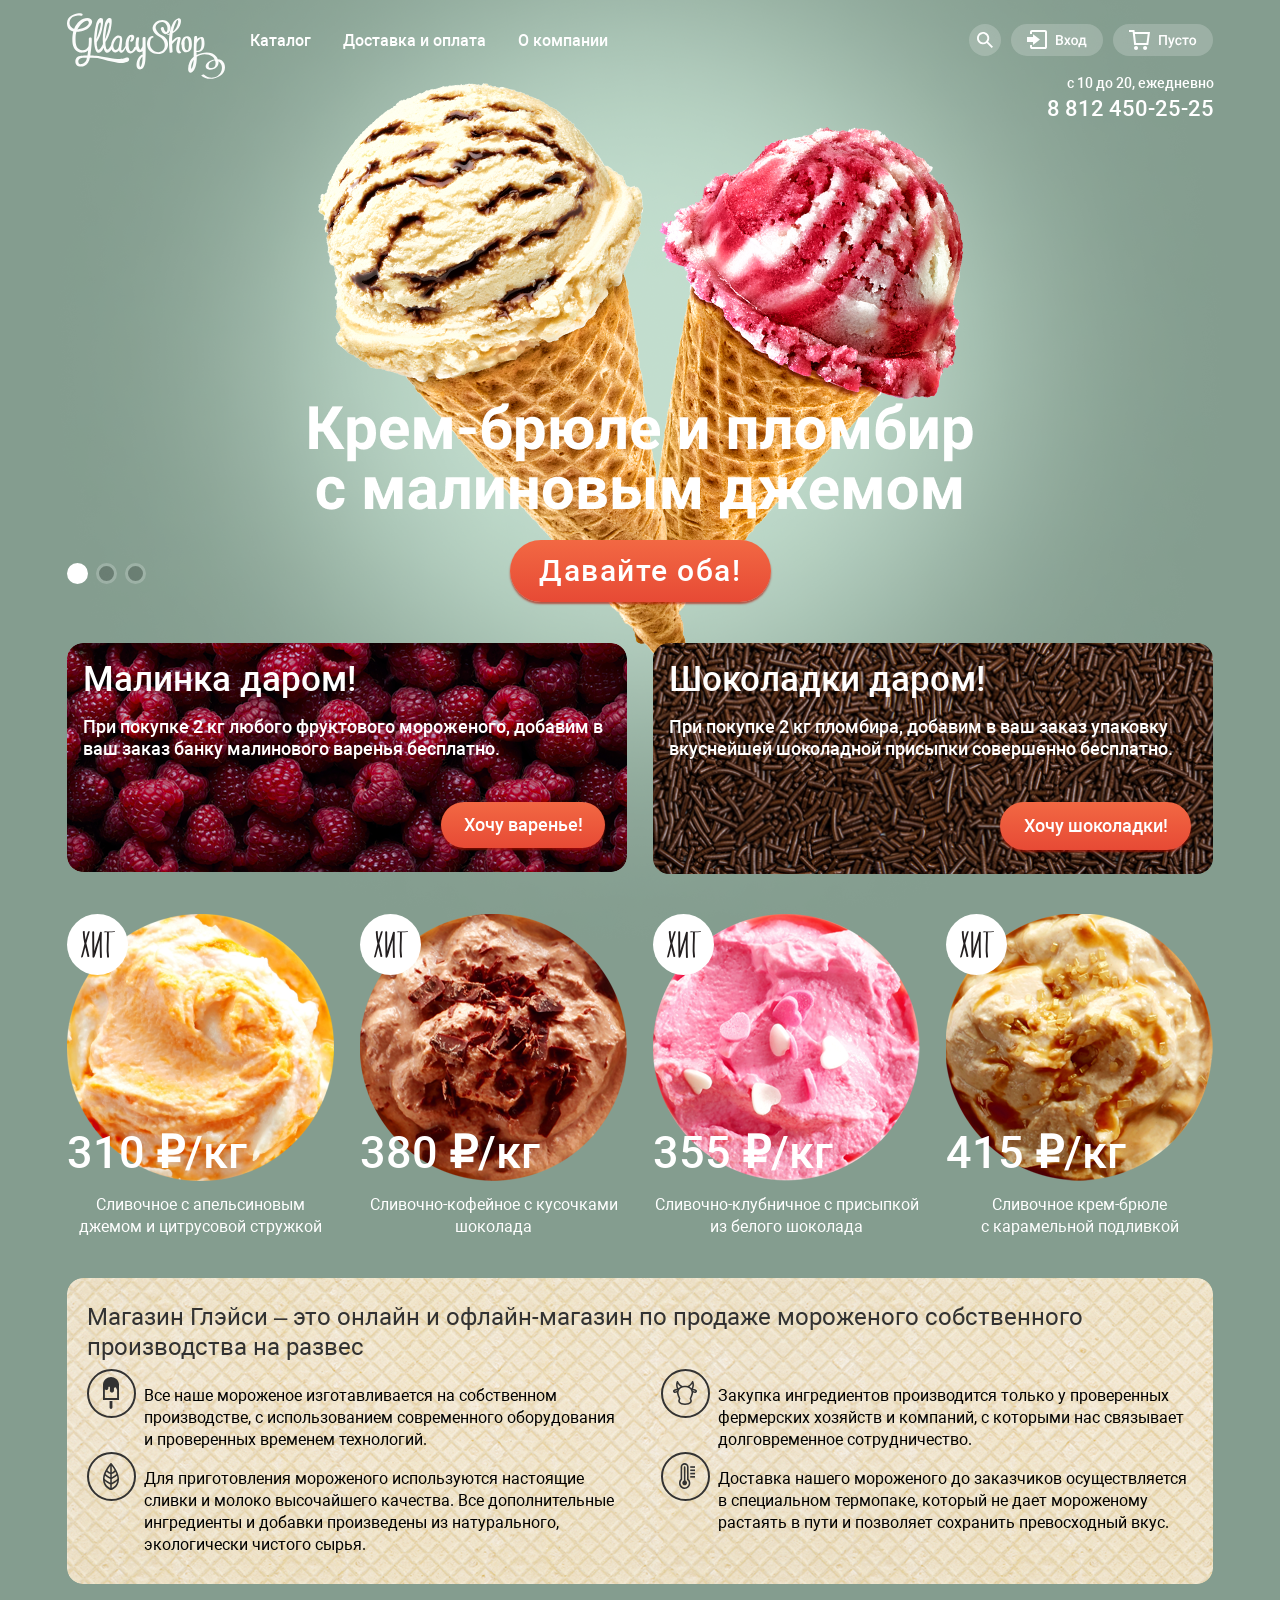
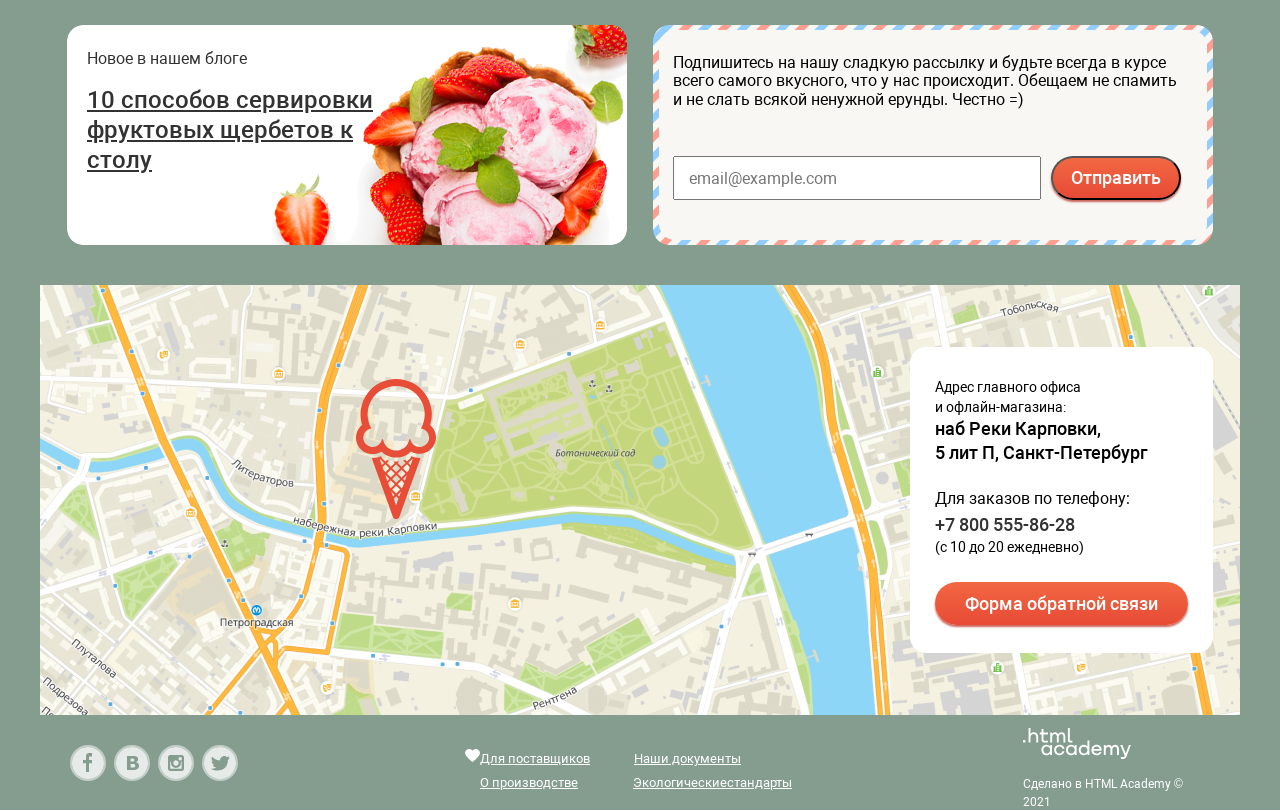
<file: index.html>
<!DOCTYPE html>
<html lang="ru">

<head>
    <meta charset="UTF-8">
    <meta name="viewport" content="width=device-width, initial-scale=1.0">
    <link rel="stylesheet" href="./css/normalize.css">
    <link rel="stylesheet" href="./css/swiper-bundle.css">
    <link rel="stylesheet" href="./css/style.css">
    <title>Глесси</title>
</head>

<body>
    <div class="wrapper">
        <div class="slider swiper-container">
            <div class="slider__wrapper swiper-wrapper">
                <div class="slider__slide-one swiper-slide">
                    <div class="slider__img">
                        <img src="./img/acecream/1.png" alt="">
                    </div>
                </div>
                <div class="slider__slide-two swiper-slide">
                    <div class="slider__img">
                        <img src="./img/acecream/2.png" alt="">
                    </div>
                </div>
                <div class="slider__slide-three swiper-slide">
                    <div class="slider__img">
                        <img src="./img/acecream/3.png" alt="">
                    </div>
                </div>
            </div>
        </div>
        <div class="page">
            <div class="container">
                <div class="swiper-pagination"></div>
                <header class="header">
                    <div class="header__logo"></div>
                    <nav class="header__nav">
                        <ul class="header__list">
                            <li class="header__iteme"><a href="./catalog.html" class="header__link">Каталог</a>
                                <ul class="header__sublist">
                                    <li class="header__subitemes"><a href="./inwork.html" class="header__sublink header__sublink-big sulink-header">Новинки</a></li>
                                    <li class="header__subitemes"><a href="./inwork.html" class="header__sublink header__sublink-big">Сливочное</a></li>
                                    <li class="header__subitemes"><a href="./inwork.html" class="header__sublink">Щербеты</a>
                                    </li>
                                    <li class="header__subitemes"><a href="./inwork.html" class="header__sublink">Фркутовый
                                            лед</a></li>
                                    <li class="header__subitemes"><a href="./inwork.html" class="header__sublink header__sublink-big">Мелорин</a></li>
                                </ul>
                            </li>
                            <li class="header__iteme"><a href="./inwork.html" class="header__link">Доставка и оплата </a></li>
                            <li class="header__iteme"><a href="./inwork.html" class="header__link">О компании</a></li>
                        </ul>
                    </nav>
                    <div class="header__btns">
                        <div class="header__search">
                            <a href="#" class="header__search-btn"></a>
                            <form action="#" class="header__search-form">
                                <input type="search" name="search" id="search" class="header__search-input" placeholder="Крем-брюле">
                            </form>
                        </div>
                        <a href="#" class="header__login-btn"></a>
                        <form action="#" class="header__login-form">
                            <input type="email" name="email" id="mail" class="header__mail-input" placeholder="email@example.com">
                            <input type="password" name="password" id="password" class="header__pass-input">
                            <div class="header__entrance">
                                <input type="submit" value="Вход" class="header__ent-btn">
                                <div class="header__ent-links">
                                    <a href="./iwork.html" class="header__ent-link">Забыли пароль?</a>
                                    <a href="./iwork.html" class="header__ent-link">Новая регистрация</a>
                                </div>
                            </div>
                        </form>
                        <a href="#" class="header__basket"></a>
                        <div class="header__info">
                            <time class="header__time">с 10 до 20, ежедневно</time>
                            <a href="tel:88124502525" class="header__telefone">8 812 450-25-25</a>
                        </div>
                    </div>
            </header>
                <main>
                    <a href="./inwork.html" class="main__btn">Давайте оба!</a>
                    <section class="banners">
                        <div class="banners__banner bunners__banner-num-one">
                            <h2 class="bunners__title">Малинка даром!</h2>
                            <p class="bunners__discription">При покупке 2 кг любого фруктового мороженого, добавим в ваш заказ
                                банку
                                малинового варенья бесплатно.</p>
                            <a href="./inwork.html" class="bunners__btn">Хочу варенье!</a>
                        </div>
                        <div class="banners__banner bunners__banner-num-two">
                            <h2 class="bunners__title">Шоколадки даром!</h2>
                            <p class="bunners__discription">При покупке 2 кг пломбира, добавим в ваш заказ упаковку вкуснейшей
                                шоколадной присыпки совершенно бесплатно.</p>
                            <a href="./inwork.html" class="bunners__btn bunners__btn-width-big">Хочу
                                шоколадки!</a>
                        </div>
                    </section>
                    <section class="hits">
                        <article class="hits__card">
                            <img src="./img/hits/hit.svg" alt="Хит" class="hits__svg">
                            <img src="./img/hits/hit1.png" alt="" class="hits__img">
                            <p class="hits__prise">310 ₽/кг</p>
                            <p class="hits__discription">Сливочное с апельсиновым <br> джемом и цитрусовой стружкой</p>
                        </article>
                        <article class="hits__card">
                            <img src="./img/hits/hit.svg" alt="Хит" class="hits__svg">
                            <img src="/img/hits/hit2.png" alt="" class="hits__img">
                            <p class="hits__prise">380 ₽/кг</p>
                            <p class="hits__discription">Сливочно-кофейное с кусочками шоколада</p>
                        </article>
                        <article class="hits__card">
                            <img src="./img/hits/hit.svg" alt="Хит" class="hits__svg">
                            <img src="./img/hits/hit3.png" alt="" class="hits__img">
                            <p class="hits__prise">355 ₽/кг</p>
                            <p class="hits__discription">Сливочно-клубничное с присыпкой из белого шоколада</p>
                        </article>
                        <article class="hits__card">
                            <img src="./img/hits/hit.svg" alt="Хит" class="hits__svg">
                            <img src="./img/hits/hit4.png" alt="" class="hits__img">
                            <p class="hits__prise">415 ₽/кг</p>
                            <p class="hits__discription">Сливочное крем-брюле <br> с карамельной подливкой</p>
                        </article>
                    </section>
                    <section class="ceo">
                        <h2 class="ceo__title">Магазин Глэйси – это онлайн и офлайн-магазин по продаже мороженого собственного производства на развес</h2>
                        <div class="ceo__cards">
                            <article class="ceo__card">
                                <img src="./img/svg/Asecream.svg" alt="Мороженное" class="ceo__svg">
                                <p class="ceo__description">Все наше мороженое изготавливается на собственном производстве, с использованием современного оборудования и проверенных временем технологий.</p>
                            </article>
                            <article class="ceo__card">
                                <img src="./img/svg/cow.svg" alt="Корова" class="ceo__svg">
                                <p class="ceo__description">Закупка ингредиентов производится только у проверенных фермерских хозяйств и компаний, с которыми нас связывает долговременное сотрудничество.</p>
                            </article>
                            <article class="ceo__card">
                                <img src="./img/svg/list.svg" alt="Листик" class="ceo__svg">
                                <p class="ceo__description">Для приготовления мороженого используются настоящие сливки и молоко высочайшего качества. Все дополнительные ингредиенты и добавки произведены из натурального, экологически чистого сырья.</p>
                            </article>
                            <article class="ceo__card">
                                <img src="./img/svg/termometr.svg" alt="Градусеик" class="ceo__svg">
                                <p class="ceo__description">Доставка нашего мороженого до заказчиков осуществляется в специальном термопаке, который не дает мороженому растаять в пути и позволяет сохранить превосходный вкус.</p>
                            </article>
                        </div>
                    </section>
                    <section class="banners">
                        <div class="banners__banner bunners__banner-plase-news">
                            <h2 class="bunners__news-titile"><a href="./inwork.html" class="bunners__link">Новое в нашем блоге</a></h2>
                            <p class="bunners__subtitle"><a href="./inwork.html" class="bunners__sublink">10 способов сервировки фруктовых щербетов к столу</a></p>
                        </div>
                        <div class="banners__banner bunners__banner-plase-subscribe">
                            <p class="bunners__about">Подпишитесь на нашу сладкую рассылку и будьте всегда в курсе всего самого вкусного, что у нас происходит. Обещаем не спамить и не слать всякой ненужной ерунды. Честно =)</p>
                            <form action="#" class="bunners__form">
                                <input type="email" name="email" id="email" class="bunners__email" placeholder="email@example.com">
                                <input type="submit" value="Отправить" class="bunners__btn bunners__btn-plase-subscribe">
                            </form>
                        </div>
                    </section>
            </div>
            <section class="map">
                <img src="./img/svg/geo-point.svg" alt="" class="map__point">
                <div class="map__contacts">
                    <p class="map__info">
                        Адрес главного офиса и офлайн-магазина:
                    </p>
                    <address class="map__plase">
                        наб Реки Карповки,<br> 5 лит П, Санкт-Петербург
                    </address>
                    <div class="map__telephone">
                        <p class="map__text">Для заказов по телефону:</p>
                        <a href="tel:+7 800 555-86-28" class="map__num">+7 800 555-86-28</a>
                        <time class="map__time">(с 10 до 20 ежедневно)</time>
                    </div>
                    <a href="#popup" class="map__fitback">Форма обратной связи</a>
                </div>
            </section>
            </main>
            <footer class="footer">
                <ul class="footer__social-list">
                    <li class="footer__social-item"><a href="#" class="footer__social-link"><img src="./img/svg/social/facebook.svg" alt=""></a></li>
                    <li class="footer__social-item"><a href="#" class="footer__social-link"><img src="./img/svg/social/vk.svg" alt=""></a></li>
                    <li class="footer__social-item"><a href="#" class="footer__social-link"><img src="./img/svg/social/instagram.svg" alt=""></a></li>
                    <li class="footer__social-item"><a href="#" class="footer__social-link"><img src="./img/svg/social/twetter.svg" alt=""></a></li>
                </ul>
                <div class="footer__info">
                <img src="./img/svg/heart.svg" alt="" class="footer__info-img">
                <ul class="footer__info-list">
                    <li class="footer__info-item"><a href="./inwork.html" class="footer__info-link"> Для поставщиков<a><li>
                    <li class="footer__info-item"><a href="./inwork.html" class="footer__info-link footer__link-doc">Наши документы</a></li>
                    <li class="footer__info-item"><a href="./inwork.html" class="footer__info-link">О производстве</a></li>
                    <li class="footer__info-item"><a href="./inwork.html"class="footer__info-link">Экологическиестандарты</a></li>
                </ul>
                </div>
                <div class="footer__academy">
                    <img src="./img/svg/HTML Academy.svg" alt="лого" class="footer__logo">
                    <p class="footer__made-info">Сделано в HTML Academy © 2021</p>
                </div>
            </footer>
        </div>
    </div>
    </div>
    </div>
    <div id="popup" class="popup">
        <div class="popup__body">
            <div class="popup__content">
                <form action="#" class="popup__form">
                    <a href="#0" class="popup__close"></a>
                    <h2 class="popup__title">Мы обязательно вам ответим!</h2>
                    <input type="text" name="name" id="name" class="popup__name" placeholder="Имя Фамилия">
                    <input type="email" name="popup-mail" id="popup-mail" class="popup__email" placeholder="email@example.com">
                    <textarea name="text" id="text"  class="popup__text" placeholder="В свободной форме"></textarea>
                    <input type="submit" value="Отправить" class="popup__btn">
                </form>
            </div>
        </div>
    <script src="./js/jquery-3.6.0.min.js"></script>
    <script src="./js/swiper-bundle.js"></script>
    <script src="./js/script.js"></script>
</body>

</html>
</file>
<file: css/style.css>
@font-face {
  font-family: "roboto";
  src: url(../fonts/roboto.woff), url(../fonts/roboto.woff2);
  font-style: normal;
  font-weight: 400;
}
@font-face {
  font-family: "roboto";
  src: url(../fonts/robotomedium.woff), url(../fonts/robotomedium.woff2);
  font-style: normal;
  font-weight: 700;
}
@font-face {
  font-family: "roboto";
  src: url(../fonts/robotobold.woff), url(../fonts/robotobold.woff2);
  font-style: normal;
  font-weight: 900;
}
* {
  -webkit-box-sizing: border-box;
          box-sizing: border-box;
}

.wrapper {
  width: 100vw;
  height: 100vh;
  font-family: "roboto", Arial, Helvetica, sans-serif;
}

.slider {
  width: 100%;
  height: 2410px;
}
.slider__wrapper {
  width: 100%;
  height: 100%;
}
.slider__slide-one {
  min-width: 100%;
  background-color: #849d8f;
}
.slider__img {
  text-align: center;
  height: 2800px;
}
.slider__slide-two {
  min-width: 100%;
  background-color: #8996a6;
}
.slider__slide-three {
  min-width: 100%;
  background-color: #9d8b84;
}

.swiper-pagination {
  top: 563px;
}

.swiper-pagination-bullet {
  width: 21px;
  height: 21px;
  border: 3px solid #fff;
}

.swiper-pagination-bullet:not(:first-child) {
  margin-left: 8px;
}

.swiper-pagination-bullet-active {
  width: 21px;
  height: 21px;
  background-color: #fff;
}

.page {
  position: absolute;
  width: 100%;
  height: 100%;
  top: 0;
  left: 0;
  z-index: 2;
}

.container {
  position: relative;
  margin: 0 auto;
  width: 1200px;
  padding: 0 27px;
  z-index: 3;
}

.header {
  position: relative;
  width: 1146px;
  height: 119px;
  display: -webkit-box;
  display: -ms-flexbox;
  display: flex;
  -webkit-box-orient: horizontal;
  -webkit-box-direction: normal;
      -ms-flex-direction: row;
          flex-direction: row;
  -webkit-box-pack: justify;
      -ms-flex-pack: justify;
          justify-content: space-between;
}
.header__logo {
  margin-top: 9px;
  width: 158px;
  height: 74px;
  background-image: url(../img/svg/Logo.svg);
  background-repeat: no-repeat;
  background-position: center center;
  background-size: 158px 74px;
}
.header__list {
  margin: 0;
  padding: 0;
  display: -webkit-box;
  display: -ms-flexbox;
  display: flex;
  -webkit-box-orient: horizontal;
  -webkit-box-direction: normal;
      -ms-flex-direction: row;
          flex-direction: row;
  list-style: none;
  -webkit-column-gap: 32px;
     -moz-column-gap: 32px;
          column-gap: 32px;
}
.header__iteme {
  position: relative;
  margin-top: 32px;
}
.header__iteme:hover .header__sublist {
  visibility: visible;
}
.header__link {
  text-decoration: none;
  color: #fff;
  font-weight: bold;
  font-size: 16px;
  line-height: 18px;
  cursor: pointer;
}
.header__link:hover {
  width: 143px;
  height: 207px;
  padding: 9px 13px;
  background-color: #fff;
  color: #323232;
  border-radius: 16px;
  font-weight: 900;
}
.header__sublist {
  visibility: hidden;
  position: absolute;
  margin: 0;
  padding: 0;
  margin-top: 16px;
  width: 145px;
  height: 169px;
  list-style: none;
  background-color: #fff;
}
.header__subitemes {
  padding: 7px 10px;
  border-bottom: 1px solid rgba(50, 50, 50, 0.2);
}
.header__sublink {
  text-decoration: none;
  font-weight: 400;
  font-size: 14px;
  line-height: 16px;
  color: #323232;
}
.header__subitemes:hover {
  background-color: #fbded7;
}
.header__sublink-big {
  height: 36px;
}
.header__btns {
  margin-left: 28px;
  display: -webkit-box;
  display: -ms-flexbox;
  display: flex;
  -webkit-box-orient: horizontal;
  -webkit-box-direction: normal;
      -ms-flex-direction: row;
          flex-direction: row;
  -webkit-column-gap: 10px;
     -moz-column-gap: 10px;
          column-gap: 10px;
}
.header__search {
  margin-top: 24px;
  width: 341px;
  height: 120px;
  display: -webkit-box;
  display: -ms-flexbox;
  display: flex;
  -webkit-box-orient: vertical;
  -webkit-box-direction: normal;
      -ms-flex-direction: column;
          flex-direction: column;
}
.header__search-btn {
  width: 32px;
  height: 32px;
  background-image: url(../img/svg/serch.svg);
  -ms-flex-item-align: end;
      align-self: flex-end;
}
.header__search-form {
  visibility: hidden;
  padding: 20px 15px;
  background: #f8f7f4;
  -webkit-box-shadow: 0px 20px 20px rgba(0, 0, 0, 0.4);
          box-shadow: 0px 20px 20px rgba(0, 0, 0, 0.4);
  border-radius: 4px;
  z-index: inherit;
}
.header .active {
  visibility: visible;
}
.header__search-input {
  width: 311px;
  height: 44px;
  background: #ffffff;
  border: 1px solid #d3d3d2;
  -webkit-box-sizing: border-box;
          box-sizing: border-box;
  border-radius: 4px;
  padding-left: 15px;
  font-weight: 400;
  font-size: 14px;
  line-height: 16px;
}
.header__login-btn {
  position: relative;
  margin-top: 24px;
  width: 92px;
  height: 32px;
  background-image: url(../img/svg/login.svg);
}
.header__login-form {
  visibility: hidden;
  position: absolute;
  top: 55px;
  right: 95px;
  width: 277px;
  height: 214px;
  display: -webkit-box;
  display: -ms-flexbox;
  display: flex;
  -webkit-box-orient: vertical;
  -webkit-box-direction: normal;
      -ms-flex-direction: column;
          flex-direction: column;
  row-gap: 20px;
  padding: 20px 17px 22px 19px;
  background: #f8f7f4;
  -webkit-box-shadow: 0px 20px 20px rgba(0, 0, 0, 0.4);
          box-shadow: 0px 20px 20px rgba(0, 0, 0, 0.4);
  border-radius: 4px;
  z-index: 5;
}
.header__mail-input {
  width: 241px;
  height: 44px;
  padding-left: 15px;
  font-weight: 400;
  font-size: 14px;
  line-height: 16px;
  color: #999999;
}
.header__pass-input {
  width: 241px;
  height: 44px;
  padding-left: 15px;
}
.header__entrance {
  display: -webkit-box;
  display: -ms-flexbox;
  display: flex;
  -webkit-box-orient: horizontal;
  -webkit-box-direction: normal;
      -ms-flex-direction: row;
          flex-direction: row;
}
.header__ent-btn {
  width: 103px;
  height: 44px;
  background: -webkit-gradient(linear, left top, left bottom, from(#f26843), to(#e74a35));
  background: linear-gradient(180deg, #f26843 0%, #e74a35 100%);
  -webkit-box-shadow: 0px 1px 2px rgba(172, 16, 0, 0.25);
          box-shadow: 0px 1px 2px rgba(172, 16, 0, 0.25);
  border-radius: 26px;
  font-weight: 700;
  font-size: 18px;
  line-height: 16px;
  color: #ffffff;
}
.header__ent-links {
  margin-left: 10px;
  display: -webkit-box;
  display: -ms-flexbox;
  display: flex;
  -webkit-box-orient: vertical;
  -webkit-box-direction: normal;
      -ms-flex-direction: column;
          flex-direction: column;
}
.header__ent-link {
  display: block;
  font-weight: normal;
  font-size: 13px;
  line-height: 15px;
  color: #323232;
}
.header__ent-link:not(:first-child) {
  margin-top: 9px;
}
.header__basket {
  position: relative;
  margin-top: 24px;
  width: 100px;
  height: 32px;
  background-image: url(../img/svg/Basket.svg);
}
.header__info {
  position: absolute;
  top: 75px;
  left: 980px;
  width: 167px;
  height: 48px;
  display: -webkit-box;
  display: -ms-flexbox;
  display: flex;
  -webkit-box-orient: vertical;
  -webkit-box-direction: normal;
      -ms-flex-direction: column;
          flex-direction: column;
  -webkit-box-align: end;
      -ms-flex-align: end;
          align-items: flex-end;
}
.header__time {
  font-weight: 700;
  font-size: 14px;
  line-height: 16px;
  color: #fff;
}
.header__telefone {
  margin-top: 6px;
  text-decoration: none;
  font-weight: bold;
  font-size: 22px;
  line-height: 24px;
  color: #fff;
}

.main__btn {
  display: block;
  width: 261px;
  height: 62px;
  margin: 421px auto 0;
  background: -webkit-gradient(linear, left top, left bottom, from(#f26843), to(#e74a35));
  background: linear-gradient(180deg, #f26843 0%, #e74a35 100%);
  -webkit-box-shadow: 0px 2px 2px rgba(172, 16, 0, 0.64);
          box-shadow: 0px 2px 2px rgba(172, 16, 0, 0.64);
  border-radius: 70px;
  text-decoration: none;
  display: -webkit-box;
  display: -ms-flexbox;
  display: flex;
  -webkit-box-pack: center;
      -ms-flex-pack: center;
          justify-content: center;
  -webkit-box-align: center;
      -ms-flex-align: center;
          align-items: center;
  font-weight: bold;
  font-size: 30px;
  line-height: 44px;
  letter-spacing: 0.05em;
  color: #ffffff;
  cursor: pointer;
}

.banners {
  margin-top: 41px;
  width: 1146px;
  display: -webkit-box;
  display: -ms-flexbox;
  display: flex;
  -webkit-box-orient: horizontal;
  -webkit-box-direction: normal;
      -ms-flex-direction: row;
          flex-direction: row;
  gap: 26px;
}
.banners__banner {
  border-radius: 16px;
  display: -webkit-box;
  display: -ms-flexbox;
  display: flex;
  -webkit-box-orient: vertical;
  -webkit-box-direction: normal;
      -ms-flex-direction: column;
          flex-direction: column;
  background-repeat: no-repeat;
  background-position: center center;
  background-size: cover;
}

.bunners__banner-num-one {
  background-image: url(../img/Banners/banner.png);
  width: 560px;
  height: 229px;
  padding: 16px 16px 2px;
}
.bunners__title {
  margin: 0;
  padding: 0;
  font-weight: 700;
  font-size: 35px;
  line-height: 41px;
  color: #fff;
}
.bunners__discription {
  margin: 0;
  padding: 0;
  margin-top: 16px;
  font-weight: 700;
  font-size: 18px;
  line-height: 22px;
  color: #fff;
}
.bunners__btn {
  display: block;
  width: 164px;
  height: 48px;
  margin: 42px 6px 22px 0;
  background: -webkit-gradient(linear, left top, left bottom, from(#f26843), to(#e74a35));
  background: linear-gradient(180deg, #f26843 0%, #e74a35 100%);
  -webkit-box-shadow: 0px 2px 2px rgba(172, 16, 0, 0.64);
          box-shadow: 0px 2px 2px rgba(172, 16, 0, 0.64);
  border-radius: 70px;
  text-decoration: none;
  font-weight: bold;
  font-size: 18px;
  line-height: 24px;
  color: #ffffff;
  cursor: pointer;
  display: -webkit-box;
  display: -ms-flexbox;
  display: flex;
  -webkit-box-pack: center;
      -ms-flex-pack: center;
          justify-content: center;
  -webkit-box-align: center;
      -ms-flex-align: center;
          align-items: center;
  -ms-flex-item-align: end;
      align-self: flex-end;
}
.bunners__banner-num-two {
  background-image: url(../img/Banners/banner2.png);
  width: 560px;
  padding: 16px 16px 2px;
}
.bunners__btn-width-big {
  width: 191px;
}
.bunners__banner-plase-news {
  background-image: url(../img/fons/sweet.png);
  width: 560px;
  height: 220px;
  padding-top: 23px;
  padding-left: 20px;
}
.bunners__news-titile {
  margin: 0;
  padding: 0;
  width: 163px;
  font-weight: 500;
  font-size: 16px;
  line-height: 22px;
}
.bunners__link {
  text-decoration: none;
  color: #323232;
}
.bunners__subtitle {
  margin: 0;
  padding: 0;
  margin-top: 15px;
  width: 287px;
  font-weight: 700;
  font-size: 24px;
  line-height: 30px;
}
.bunners__sublink {
  color: #323232;
}
.bunners__banner-plase-subscribe {
  background-image: url(../img/fons/post.png);
  width: 560px;
  height: 220px;
  padding-top: 29px;
  padding-left: 20px;
}
.bunners__form {
  margin: 0;
  margin-top: 47px;
  padding: 0;
  display: -webkit-box;
  display: -ms-flexbox;
  display: flex;
  -webkit-box-orient: horizontal;
  -webkit-box-direction: normal;
      -ms-flex-direction: row;
          flex-direction: row;
}
.bunners__about {
  margin: 0;
  padding: 0;
  width: 512px;
}
.bunners__email {
  width: 368px;
  height: 44px;
  font-weight: normal;
  font-size: 16px;
  line-height: 24px;
  color: #999999;
  padding-left: 14px;
}
.bunners__btn-plase-subscribe {
  margin: 0;
  padding: 0;
  margin-left: 10px;
  width: 130px;
  height: 44px;
  display: -webkit-box;
  display: -ms-flexbox;
  display: flex;
  -webkit-box-pack: center;
      -ms-flex-pack: center;
          justify-content: center;
  -webkit-box-align: center;
      -ms-flex-align: center;
          align-items: center;
  border-radius: 70px;
}

.hits {
  margin-top: 40px;
  width: 1146px;
  display: -webkit-box;
  display: -ms-flexbox;
  display: flex;
  -webkit-box-orient: horizontal;
  -webkit-box-direction: normal;
      -ms-flex-direction: row;
          flex-direction: row;
  gap: 26px;
}
.hits__card {
  position: relative;
  width: 267px;
  display: -webkit-box;
  display: -ms-flexbox;
  display: flex;
  -webkit-box-orient: vertical;
  -webkit-box-direction: normal;
      -ms-flex-direction: column;
          flex-direction: column;
}
.hits__svg {
  position: absolute;
  top: 0;
  left: 0;
}
.hits__img {
  width: 267px;
  height: 267px;
}
.hits__prise {
  position: absolute;
  top: 216px;
  margin: 0;
  padding: 0;
  font-weight: 700;
  font-size: 45px;
  line-height: 45px;
  color: #fff;
}
.hits__discription {
  margin: 0;
  padding: 0;
  margin-top: 13px;
  font-weight: 500;
  font-size: 16px;
  line-height: 22px;
  text-align: center;
  color: #fff;
}

.ceo {
  height: 306px;
  margin-top: 40px;
  padding: 24px 20px 36px 20px;
  background-image: url(../img/fons/vaflya.png);
  background-repeat: no-repeat;
  background-position: center center;
  background-size: cover;
  border-radius: 16px;
}
.ceo__title {
  margin: 0;
  padding: 0;
  font-weight: 500;
  font-size: 24px;
  line-height: 30px;
  color: #323232;
}
.ceo__cards {
  margin-top: 7px;
  display: -ms-grid;
  display: grid;
  -ms-grid-rows: 1fr 12px 1fr;
  -ms-grid-columns: 1fr 26px 1fr;
      grid-template: 1fr 1fr/1fr 1fr;
  gap: 12px 26px;
}
.ceo__card {
  width: 548px;
  display: -webkit-box;
  display: -ms-flexbox;
  display: flex;
  font-display: row;
  -webkit-column-gap: 8px;
     -moz-column-gap: 8px;
          column-gap: 8px;
}
.ceo__svg {
  margin: 0;
  padding: 0;
  width: 49px;
  height: 49px;
}
.ceo__description {
  margin: 0;
  padding: 0;
  width: 480px;
  height: 55px;
  margin-top: 16px;
  font-weight: 400;
  font-size: 16px;
  line-height: 22px;
}

.map {
  position: relative;
  margin: 40px auto 0;
  width: 1200px;
  height: 430px;
  background-image: url(../img/map.png);
  background-repeat: no-repeat;
  background-position: center center;
  background-size: cover;
}
.map__point {
  position: absolute;
  top: 94px;
  left: 316px;
}
.map__contacts {
  position: absolute;
  top: 62px;
  right: 27px;
  width: 303px;
  height: 306px;
  padding: 0 25px;
  display: -webkit-box;
  display: -ms-flexbox;
  display: flex;
  -webkit-box-orient: vertical;
  -webkit-box-direction: normal;
      -ms-flex-direction: column;
          flex-direction: column;
  background-color: #fff;
  border-radius: 16px;
}
.map__info {
  margin: 0;
  padding: 0;
  margin-top: 30px;
  width: 155px;
  font-weight: 400;
  font-size: 14px;
  line-height: 20px;
}
.map__plase {
  width: 225px;
  font-style: normal;
  font-weight: 700;
  font-size: 18px;
  line-height: 24px;
}
.map__telephone {
  margin-top: 25px;
  display: -webkit-box;
  display: -ms-flexbox;
  display: flex;
  -webkit-box-orient: vertical;
  -webkit-box-direction: normal;
      -ms-flex-direction: column;
          flex-direction: column;
}
.map__text {
  margin: 0;
  padding: 0;
}
.map__num {
  margin-top: 5px;
  font-weight: 700;
  font-size: 18px;
  line-height: 24px;
  text-decoration: none;
  color: #323232;
}
.map__time {
  font-weight: 400;
  font-size: 14px;
  line-height: 20px;
}
.map__fitback {
  display: block;
  width: 253px;
  height: 43px;
  margin-top: 25px;
  padding: 0;
  background: -webkit-gradient(linear, left top, left bottom, from(#f26843), to(#e74a35));
  background: linear-gradient(180deg, #f26843 0%, #e74a35 100%);
  -webkit-box-shadow: 0px 2px 2px rgba(172, 16, 0, 0.64);
          box-shadow: 0px 2px 2px rgba(172, 16, 0, 0.64);
  border-radius: 70px;
  text-decoration: none;
  font-weight: 700;
  font-size: 18px;
  line-height: 24px;
  color: #ffffff;
  cursor: pointer;
  display: -webkit-box;
  display: -ms-flexbox;
  display: flex;
  -webkit-box-pack: center;
      -ms-flex-pack: center;
          justify-content: center;
  -webkit-box-align: center;
      -ms-flex-align: center;
          align-items: center;
  -ms-flex-item-align: center;
      -ms-grid-row-align: center;
      align-self: center;
  justify-self: flex-start;
}

.footer {
  width: 1200px;
  height: 93px;
  margin: 0 auto;
  padding: 13px 27px 20px 29px;
  display: -webkit-box;
  display: -ms-flexbox;
  display: flex;
  -webkit-box-orient: horizontal;
  -webkit-box-direction: normal;
      -ms-flex-direction: row;
          flex-direction: row;
  -webkit-box-pack: justify;
      -ms-flex-pack: justify;
          justify-content: space-between;
  -webkit-box-align: center;
      -ms-flex-align: center;
          align-items: center;
}
.footer__social-list {
  margin: 0;
  padding: 0;
  margin-top: 5px;
  width: 165px;
  height: 53px;
  list-style: none;
  display: -webkit-box;
  display: -ms-flexbox;
  display: flex;
  -webkit-box-orient: horizontal;
  -webkit-box-direction: normal;
      -ms-flex-direction: row;
          flex-direction: row;
  -webkit-box-pack: end;
      -ms-flex-pack: end;
          justify-content: end;
  -webkit-box-align: center;
      -ms-flex-align: center;
          align-items: center;
  -webkit-column-gap: 12px;
     -moz-column-gap: 12px;
          column-gap: 12px;
  z-index: 5;
}
.footer__social-item {
  width: 32px;
  height: 32px;
}
.footer__social-link {
  width: 100%;
  height: 100%;
}
.footer__info {
  margin-top: 25px;
  display: -webkit-box;
  display: -ms-flexbox;
  display: flex;
  -webkit-box-orient: horizontal;
  -webkit-box-direction: normal;
      -ms-flex-direction: row;
          flex-direction: row;
}
.footer__info-list {
  margin: 0;
  padding: 0;
  width: 312px;
  display: -webkit-box;
  display: -ms-flexbox;
  display: flex;
  -webkit-box-orient: horizontal;
  -webkit-box-direction: normal;
      -ms-flex-direction: row;
          flex-direction: row;
  -ms-flex-wrap: wrap;
      flex-wrap: wrap;
  -webkit-box-pack: justify;
      -ms-flex-pack: justify;
          justify-content: space-between;
  list-style: none;
  text-align: left;
  row-gap: 5px;
}
.footer__info-img {
  width: 15px;
  height: 13px;
}
.footer__info-link {
  font-weight: 400;
  font-size: 13px;
  line-height: 18px;
  color: #ffffff;
}
.footer__link-doc {
  padding-right: 51px;
}
.footer__academy {
  width: 190px;
  height: 60px;
  display: -webkit-box;
  display: -ms-flexbox;
  display: flex;
  -webkit-box-orient: vertical;
  -webkit-box-direction: normal;
      -ms-flex-direction: column;
          flex-direction: column;
}
.footer__logo {
  width: 108px;
  height: 31px;
}
.footer__made-info {
  margin: 0;
  padding: 0;
  margin-top: 16px;
  font-weight: 400;
  font-size: 12px;
  line-height: 18px;
  color: #fff;
}

.popup {
  position: fixed;
  width: 100%;
  height: 100%;
  background-color: rgba(0, 0, 0, 0.4);
  top: 0;
  left: 0;
  z-index: 20;
  opacity: 0;
  visibility: hidden;
  -webkit-transition: all 0.8s ease 0s;
  transition: all 0.8s ease 0s;
}
.popup:target {
  opacity: 1;
  visibility: visible;
}
.popup__body {
  min-height: 100%;
  display: -webkit-box;
  display: -ms-flexbox;
  display: flex;
  -webkit-box-pack: center;
      -ms-flex-pack: center;
          justify-content: center;
  -webkit-box-align: center;
      -ms-flex-align: center;
          align-items: center;
  padding: 30px 10px;
}
.popup__content {
  max-width: 478px;
  max-height: 442px;
}
.popup__form {
  position: relative;
  width: 477px;
  height: 441px;
  padding: 20px 25px 27px;
  display: -webkit-box;
  display: -ms-flexbox;
  display: flex;
  -webkit-box-orient: vertical;
  -webkit-box-direction: normal;
      -ms-flex-direction: column;
          flex-direction: column;
  background: #F8F7F4;
  border-radius: 6px;
}
.popup__close {
  position: absolute;
  top: 15px;
  right: 16px;
  width: 18px;
  height: 17px;
  background-image: url(../img/svg/X-big.svg);
}
.popup__title {
  margin: 0;
  padding: 0;
  width: 349px;
  font-weight: 500;
  font-size: 24px;
  line-height: 28px;
}
.popup__name {
  margin-top: 26px;
  width: 267px;
  height: 44px;
  padding-left: 16px;
  background: #FFFFFF;
  border: 1px solid rgba(178, 178, 178, 0.52);
  border-radius: 4px;
  font-weight: 400;
  font-size: 16px;
  line-height: 20px;
}
.popup__email {
  margin-top: 20px;
  width: 267px;
  height: 44px;
  padding-left: 16px;
  background: #FFFFFF;
  border: 1px solid rgba(178, 178, 178, 0.52);
  border-radius: 4px;
  font-weight: 400;
  font-size: 16px;
  line-height: 20px;
}
.popup__text {
  margin-top: 20px;
  width: 428px;
  min-height: 154px;
  padding-left: 16px;
  background: #FFFFFF;
  border: 1px solid rgba(178, 178, 178, 0.52);
  border-radius: 4px;
  font-weight: 400;
  font-size: 16px;
  line-height: 20px;
  resize: none;
}
.popup__btn {
  margin-top: 25px;
  width: 140px;
  min-height: 44px;
  -ms-flex-item-align: end;
      align-self: flex-end;
  background: -webkit-gradient(linear, left top, left bottom, from(#F26843), to(#E74A35));
  background: linear-gradient(180deg, #F26843 0%, #E74A35 100%);
  -webkit-box-shadow: 0px 2px 2px rgba(172, 16, 0, 0.64);
          box-shadow: 0px 2px 2px rgba(172, 16, 0, 0.64);
  border-radius: 70px;
  font-weight: 700;
  font-size: 18px;
  line-height: 24px;
  color: #FFFFFF;
}
</file>
